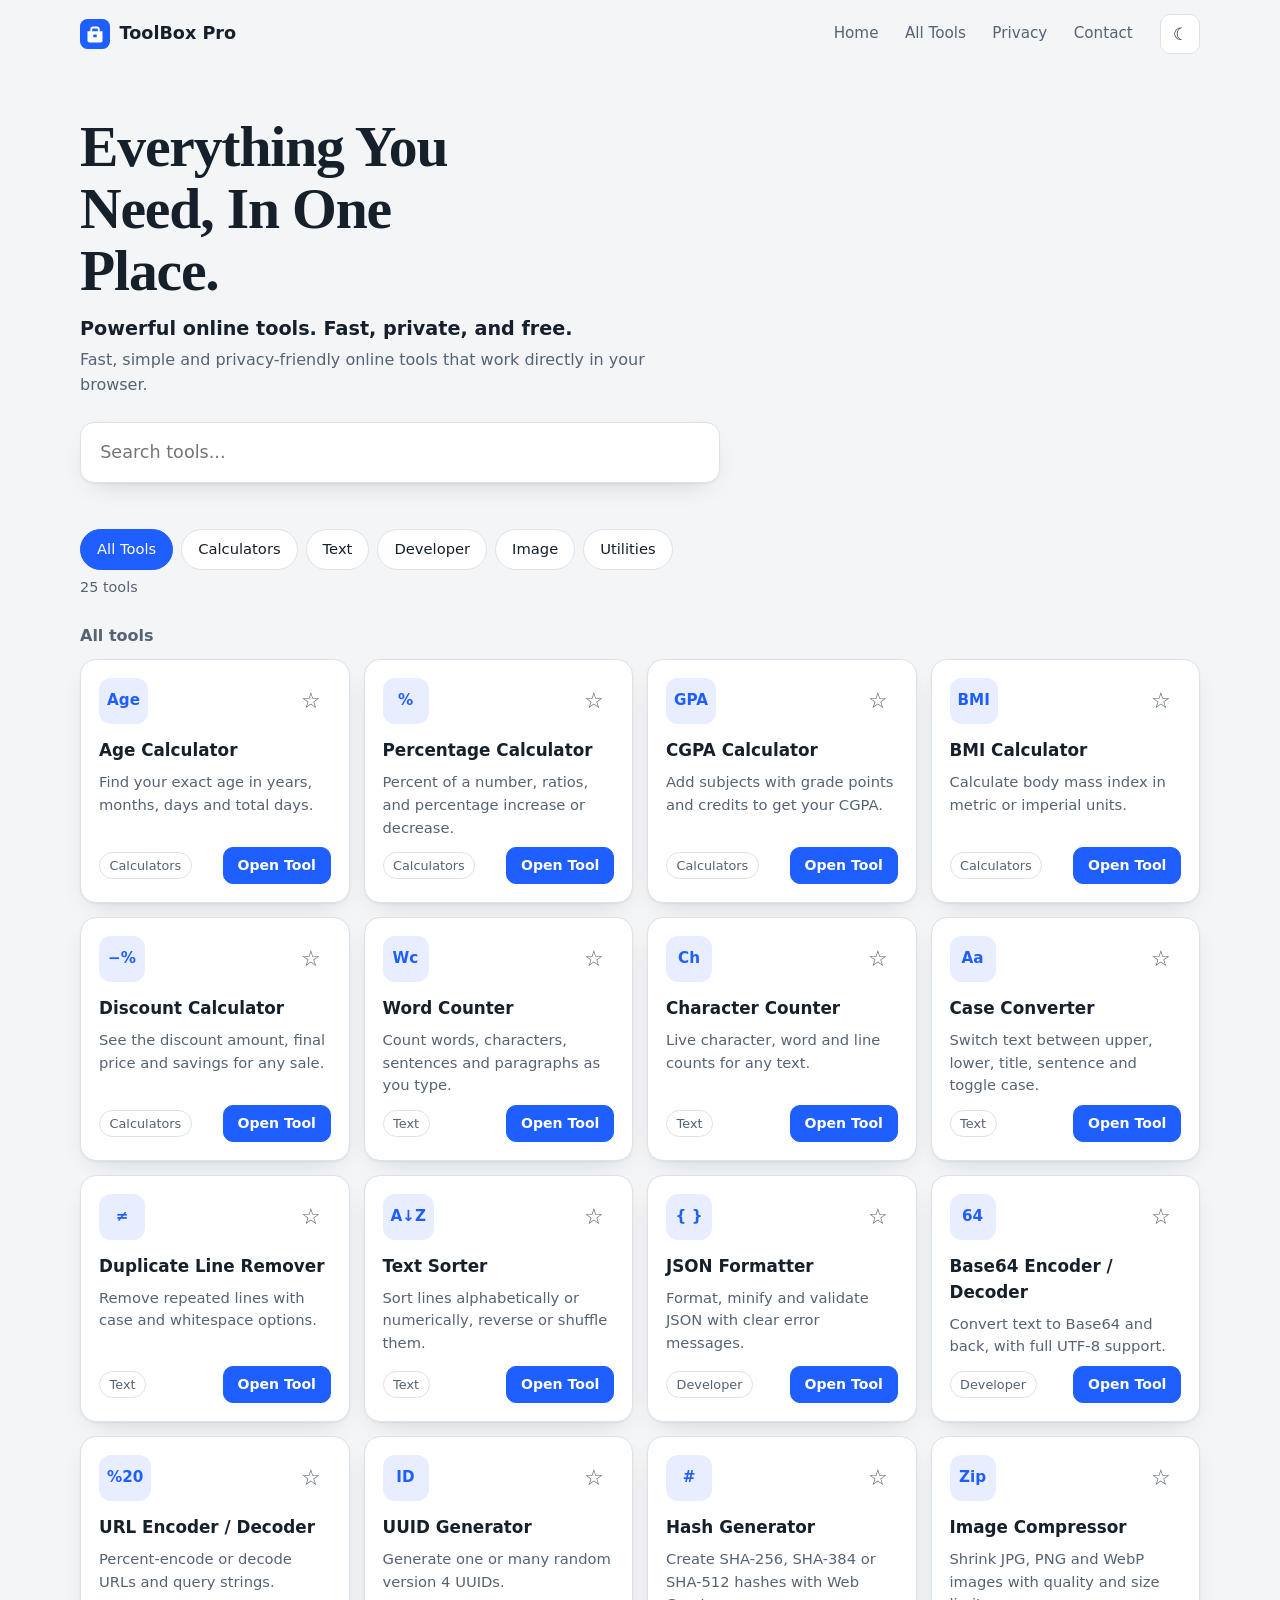
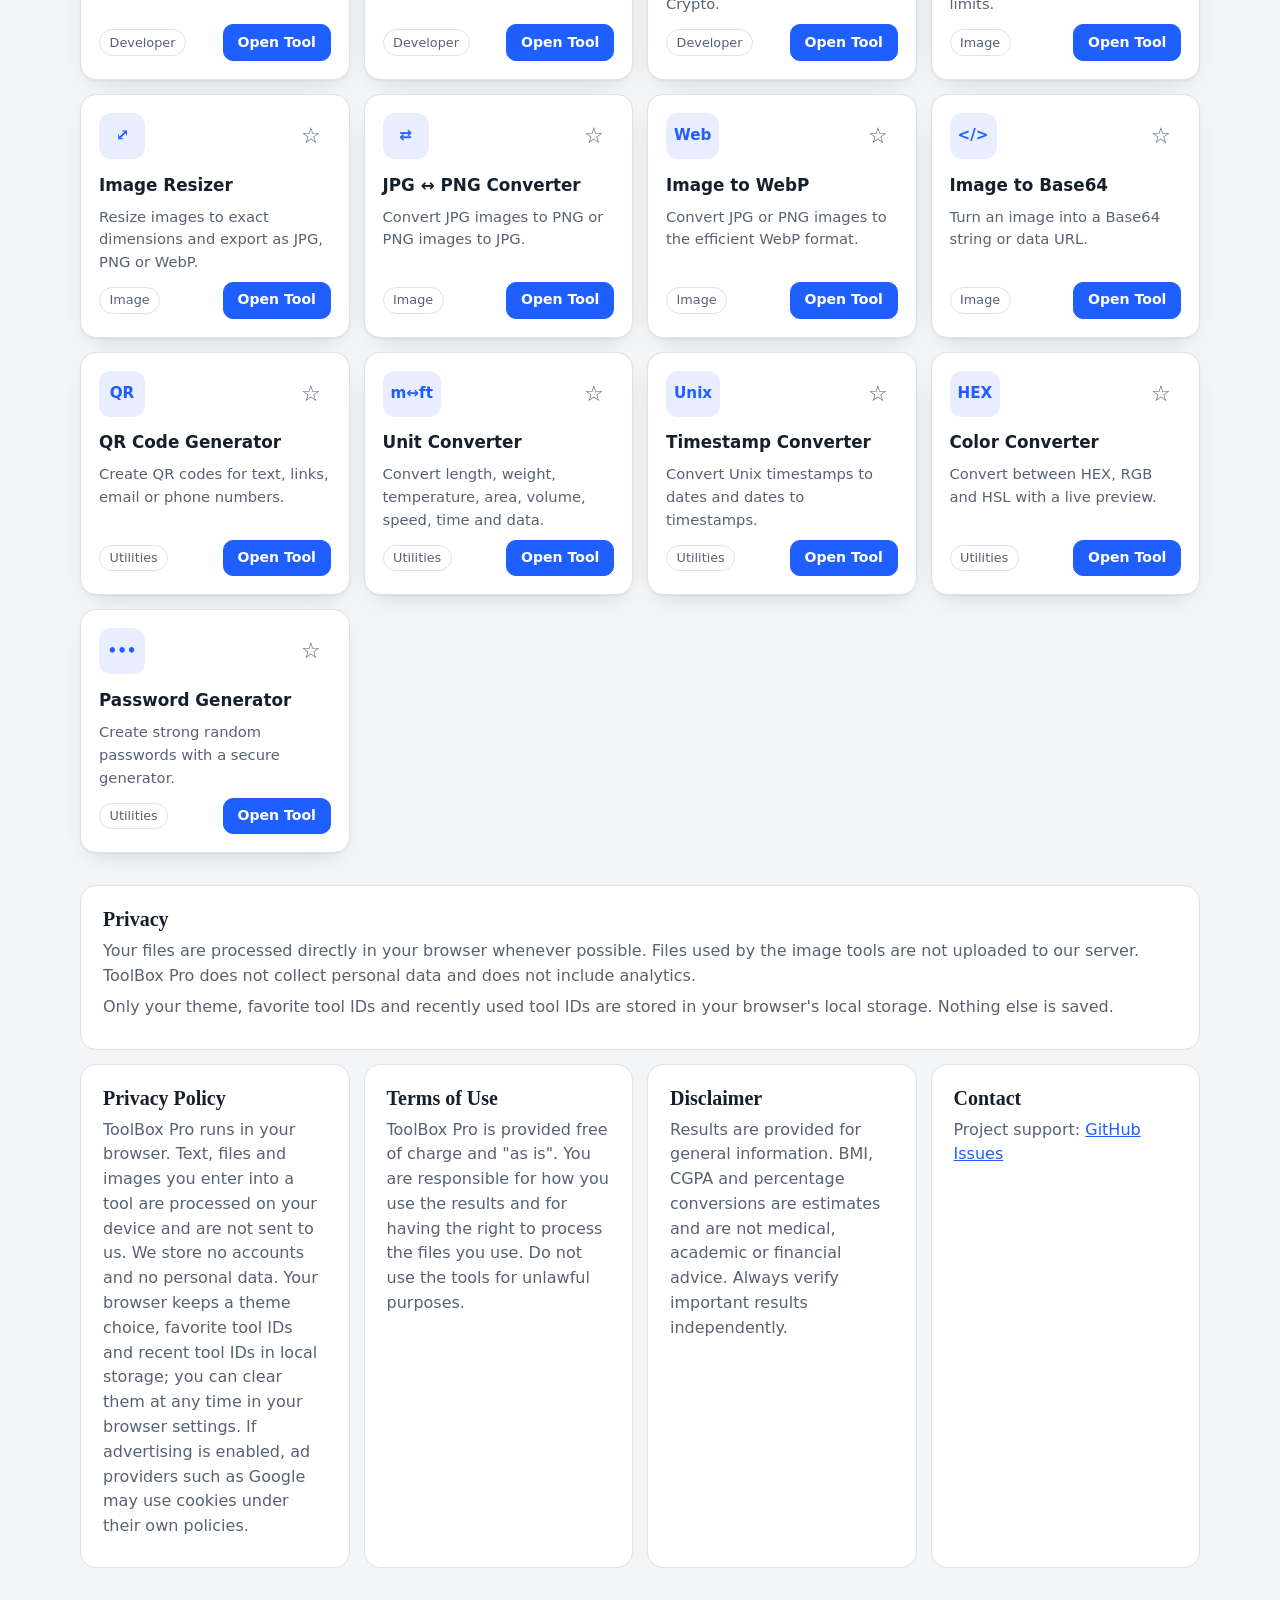
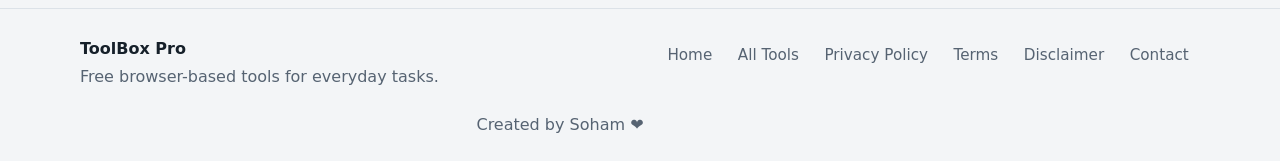
<file: index.html>
<!DOCTYPE html>
<html lang="en">
<head>
<meta charset="utf-8">
<meta name="viewport" content="width=device-width, initial-scale=1">
<title>ToolBox Pro - Free Online Tools That Run in Your Browser</title>
<meta name="description" content="ToolBox Pro is a collection of 25 free browser-based tools: calculators, text tools, developer utilities, image tools, QR codes and converters.">
<!-- CANONICAL PLACEHOLDER: replace with your real site URL -->
<link rel="canonical" href="https://s-kadam-9696.github.io/YouTube-videos-downloader-/">
<link rel="icon" href="assets/favicon.svg" type="image/svg+xml">
<meta property="og:type" content="website">
<meta property="og:title" content="ToolBox Pro - Free Online Tools">
<meta property="og:description" content="Fast, simple and privacy-friendly online tools that work directly in your browser.">
<meta property="og:url" content="https://s-kadam-9696.github.io/YouTube-videos-downloader-/">
<meta name="twitter:card" content="summary">
<meta name="twitter:title" content="ToolBox Pro - Free Online Tools">
<meta name="twitter:description" content="Fast, simple and privacy-friendly online tools that work directly in your browser.">
<script>try{var t=localStorage.getItem('tbp:theme');if(!t)t=matchMedia('(prefers-color-scheme: dark)').matches?'dark':'light';document.documentElement.dataset.theme=t}catch(e){document.documentElement.dataset.theme='light'}</script>
<!-- Google AdSense -->
<script async src="https://pagead2.googlesyndication.com/pagead/js/adsbygoogle.js?client=ca-pub-3776846934936900" crossorigin="anonymous"></script>
<link rel="stylesheet" href="style.css">
</head>
<body>
<a class="skip" href="#main">Skip to content</a>
<header class="top wrap">
  <a class="brand" href="#home"><img src="assets/favicon.svg" alt="" width="30" height="30"><span>ToolBox Pro</span></a>
  <nav aria-label="Main"><a href="#home">Home</a><a href="#tools">All Tools</a><a href="#privacy">Privacy</a><a href="#contact">Contact</a></nav>
  <button id="theme" class="icon-btn" type="button" aria-label="Switch to dark mode"></button>
</header>
<main id="main">
<section class="hero wrap" id="home">
  <h1>Everything You Need, In One Place.</h1>
  <p class="sub">Powerful online tools. Fast, private, and free.</p>
  <p class="lead">Fast, simple and privacy-friendly online tools that work directly in your browser.</p>
  <form class="search" role="search" onsubmit="return false">
    <label class="sr" for="q">Search tools</label>
    <input id="q" type="search" placeholder="Search tools..." autocomplete="off">
  </form>
</section>
<aside class="ad wrap" aria-label="Advertisement">
<ins class="adsbygoogle"
     style="display:block"
     data-ad-client="ca-pub-3776846934936900"
     data-ad-slot="8855628320"
     data-ad-format="auto"
     data-full-width-responsive="true"></ins>
<script>(adsbygoogle = window.adsbygoogle || []).push({});</script>
</aside>
<section class="wrap" id="tools" aria-labelledby="tools-h">
  <h2 id="tools-h" class="sr">All tools</h2>
  <div class="chips" id="chips" role="group" aria-label="Tool categories"></div>
  <p id="count" class="note" role="status" aria-live="polite"></p>
  <div id="favs-sec" hidden><h3 class="row-h">Favorites</h3><div class="grid" id="favs"></div></div>
  <div id="recent-sec" hidden><h3 class="row-h">Recently used</h3><div class="grid" id="recent"></div></div>
  <h3 class="row-h" id="all-h">All tools</h3>
  <div class="grid" id="grid"></div>
  <p id="empty" class="empty" hidden>No tools found</p>
</section>
<aside class="ad wrap" aria-label="Advertisement">
<ins class="adsbygoogle"
     style="display:block"
     data-ad-client="ca-pub-3776846934936900"
     data-ad-slot="8855628320"
     data-ad-format="auto"
     data-full-width-responsive="true"></ins>
<script>(adsbygoogle = window.adsbygoogle || []).push({});</script>
</aside>
<section class="wrap panel" id="privacy" aria-labelledby="privacy-h">
  <h2 id="privacy-h">Privacy</h2>
  <p>Your files are processed directly in your browser whenever possible. Files used by the image tools are not uploaded to our server. ToolBox Pro does not collect personal data and does not include analytics.</p>
  <p>Only your theme, favorite tool IDs and recently used tool IDs are stored in your browser's local storage. Nothing else is saved.</p>
</section>
<section class="wrap legal" aria-label="Legal information">
  <article id="privacy-policy"><h2>Privacy Policy</h2><p>ToolBox Pro runs in your browser. Text, files and images you enter into a tool are processed on your device and are not sent to us. We store no accounts and no personal data. Your browser keeps a theme choice, favorite tool IDs and recent tool IDs in local storage; you can clear them at any time in your browser settings. If advertising is enabled, ad providers such as Google may use cookies under their own policies.</p></article>
  <article id="terms"><h2>Terms of Use</h2><p>ToolBox Pro is provided free of charge and "as is". You are responsible for how you use the results and for having the right to process the files you use. Do not use the tools for unlawful purposes.</p></article>
  <article id="disclaimer"><h2>Disclaimer</h2><p>Results are provided for general information. BMI, CGPA and percentage conversions are estimates and are not medical, academic or financial advice. Always verify important results independently.</p></article>
  <article id="contact"><h2>Contact</h2><p>Project support: <a href="https://github.com/S-kadam-9696/YouTube-videos-downloader-/issues" target="_blank" rel="noopener noreferrer">GitHub Issues</a></p></article>
</section>
<aside class="ad wrap" aria-label="Advertisement">
<ins class="adsbygoogle"
     style="display:block"
     data-ad-client="ca-pub-3776846934936900"
     data-ad-slot="8855628320"
     data-ad-format="auto"
     data-full-width-responsive="true"></ins>
<script>(adsbygoogle = window.adsbygoogle || []).push({});</script>
</aside>
</main>
<footer class="foot">
  <div class="wrap foot-in">
    <div><strong>ToolBox Pro</strong><p>Free browser-based tools for everyday tasks.</p></div>
    <nav aria-label="Footer"><a href="#home">Home</a><a href="#tools">All Tools</a><a href="#privacy-policy">Privacy Policy</a><a href="#terms">Terms</a><a href="#disclaimer">Disclaimer</a><a href="#contact">Contact</a></nav>
  </div>
  <p class="wrap made">Created by Soham ❤️</p>
</footer>
<dialog id="dlg" aria-labelledby="dlg-title" aria-describedby="dlg-desc">
  <div class="dlg-in">
    <header class="dlg-h"><div><h2 id="dlg-title" tabindex="-1"></h2><p id="dlg-desc" class="note"></p></div>
    <button id="dlg-close" class="icon-btn" type="button" aria-label="Close tool">✕</button></header>
    <div id="dlg-body" class="dlg-b"></div>
  </div>
</dialog>
<div id="toasts" aria-live="polite"></div>
<script src="app.js"></script>
</body>
</html>
</file>
<file: style.css>
:root{--bg:#F3F5F7;--sf:#fff;--ink:#16202A;--mut:#566372;--ln:#DCE2E8;--ac:#1F5EFF;--ac2:#fff;--acs:#E8EEFF;--ok:#0E7A4E;--er:#B42318;--sh:0 1px 2px rgba(20,32,42,.05),0 10px 28px -14px rgba(20,32,42,.22);--serif:"Iowan Old Style","Palatino Linotype",Palatino,Georgia,serif;--sans:system-ui,-apple-system,"Segoe UI",Roboto,Helvetica,Arial,sans-serif;color-scheme:light}
[data-theme=dark]{--bg:#0E1319;--sf:#161D25;--ink:#E8EDF2;--mut:#98A5B3;--ln:#27323D;--ac:#6E9BFF;--ac2:#0B1220;--acs:#1B2740;--ok:#4CD29A;--er:#FF8A7A;--sh:0 1px 2px rgba(0,0,0,.3),0 10px 28px -14px rgba(0,0,0,.6);color-scheme:dark}
*{box-sizing:border-box}html{scroll-behavior:smooth;scroll-padding-top:70px;-webkit-text-size-adjust:100%}
body{margin:0;background:var(--bg);color:var(--ink);font:16px/1.55 var(--sans);overflow-x:hidden}
a{color:var(--ac)}img{max-width:100%}
:focus-visible{outline:2px solid var(--ac);outline-offset:2px}
.sr{position:absolute!important;width:1px;height:1px;overflow:hidden;clip:rect(0 0 0 0);white-space:nowrap}
.skip{position:absolute;left:8px;top:-60px;background:var(--ac);color:var(--ac2);padding:.5rem .8rem;border-radius:8px;z-index:50}.skip:focus{top:8px}
.wrap{width:min(1120px,100% - 40px);margin-inline:auto}
.top{display:flex;align-items:center;gap:1rem;padding:14px 0;flex-wrap:wrap}
.brand{display:flex;align-items:center;gap:.6rem;font-weight:700;font-size:1.1rem;color:var(--ink);text-decoration:none;margin-right:auto}
.top nav{display:flex;gap:.25rem}.top nav a,.foot nav a{color:var(--mut);text-decoration:none;padding:.4rem .7rem;border-radius:8px;font-size:.95rem}
.top nav a:hover,.foot nav a:hover{color:var(--ink);background:var(--sf)}
.icon-btn{width:40px;height:40px;border-radius:10px;border:1px solid var(--ln);background:var(--sf);color:var(--ink);cursor:pointer;font-size:1.05rem;transition:transform .15s,border-color .15s}
.icon-btn:hover{border-color:var(--ac)}
@media(max-width:560px){.top nav{order:3;width:100%;overflow-x:auto}}
.hero{padding:48px 0 28px;animation:rise .5s ease both}
h1{font:600 clamp(2.1rem,6vw,3.6rem)/1.08 var(--serif);letter-spacing:-.02em;margin:0 0 .7rem;max-width:16ch}
.sub{font-size:1.2rem;font-weight:600;margin:0 0 .3rem}.lead{color:var(--mut);margin:0 0 1.5rem;max-width:56ch}
.search input{width:100%;max-width:640px;font:inherit;font-size:1.1rem;padding:1rem 1.2rem;border-radius:14px;border:1px solid var(--ln);background:var(--sf);color:var(--ink);box-shadow:var(--sh)}
.search input:focus{outline:2px solid var(--ac);border-color:var(--ac)}
.ad:empty{display:none}.ad{margin-block:16px;text-align:center;min-height:0}
.chips{display:flex;gap:.5rem;flex-wrap:wrap;margin:18px 0 6px}
.chip{font:inherit;font-size:.92rem;padding:.5rem 1rem;border-radius:99px;border:1px solid var(--ln);background:var(--sf);color:var(--ink);cursor:pointer;transition:background .15s,border-color .15s}
.chip:hover{border-color:var(--ac)}.chip[aria-pressed=true]{background:var(--ac);color:var(--ac2);border-color:var(--ac)}
.note{color:var(--mut);font-size:.9rem;margin:.2rem 0}.row-h{font-size:1rem;margin:26px 0 10px;color:var(--mut);font-weight:600}
.grid{display:grid;grid-template-columns:repeat(auto-fill,minmax(min(100%,255px),1fr));gap:14px}
.grid.swap{animation:fade .25s ease}
.card{background:var(--sf);border:1px solid var(--ln);border-radius:16px;padding:18px;display:flex;flex-direction:column;gap:.5rem;cursor:pointer;box-shadow:var(--sh);transition:transform .18s,border-color .18s}
.card:hover{transform:translateY(-3px);border-color:var(--ac)}
.card h3{margin:.3rem 0 0;font-size:1.05rem}.card p{margin:0;color:var(--mut);font-size:.92rem;flex:1}
.card-top,.card-bot{display:flex;align-items:center;justify-content:space-between;gap:.5rem}
.ico{min-width:46px;height:46px;padding:0 8px;border-radius:12px;background:var(--acs);color:var(--ac);display:grid;place-items:center;font-weight:700;font-size:.95rem}
.fav{background:none;border:0;font-size:1.35rem;color:var(--mut);cursor:pointer;width:40px;height:40px;border-radius:10px}.fav.on{color:#E8A317}.fav:hover{background:var(--bg)}
.tag{font-size:.8rem;color:var(--mut);border:1px solid var(--ln);padding:.15rem .6rem;border-radius:99px}
.btn{font:inherit;font-size:.95rem;font-weight:600;padding:.6rem 1.05rem;border-radius:10px;border:1px solid var(--ln);background:var(--sf);color:var(--ink);cursor:pointer;transition:transform .12s,border-color .15s,background .15s;min-height:42px}
.btn:hover{border-color:var(--ac);transform:translateY(-1px)}.btn:active{transform:none}
.btn.pri,.btn.sm{background:var(--ac);color:var(--ac2);border-color:var(--ac)}.btn.sm{padding:.4rem .85rem;min-height:36px;font-size:.88rem}
.btn.ghost{background:none}.btn:disabled{opacity:.5;cursor:not-allowed}
.empty{text-align:center;color:var(--mut);padding:40px 0;font-size:1.1rem}
.panel,.legal article{background:var(--sf);border:1px solid var(--ln);border-radius:16px;padding:22px;margin-top:32px}
.legal{display:grid;grid-template-columns:repeat(auto-fit,minmax(min(100%,250px),1fr));gap:14px;margin-top:14px}.legal article{margin:0}
.panel h2,.legal h2{margin:0 0 .5rem;font:600 1.25rem var(--serif)}.panel p,.legal p{margin:.4rem 0;color:var(--mut)}
.foot{border-top:1px solid var(--ln);margin-top:40px;padding:28px 0 20px}
.foot-in{display:flex;justify-content:space-between;gap:1.5rem;flex-wrap:wrap}.foot p{margin:.2rem 0;color:var(--mut)}.foot nav{display:flex;flex-wrap:wrap;gap:.2rem}
.made{text-align:center;margin-top:20px!important}
dialog{border:1px solid var(--ln);padding:0;width:min(720px,100vw - 16px);max-height:calc(100dvh - 16px);border-radius:18px;background:var(--sf);color:var(--ink);box-shadow:0 30px 80px -20px rgba(0,0,0,.5);overflow:hidden}
dialog::backdrop{background:rgba(8,12,18,.6)}
dialog[open]{animation:pop .22s ease}dialog.closing{animation:out .16s ease forwards}
.dlg-in{display:flex;flex-direction:column;max-height:calc(100dvh - 18px)}
.dlg-h{display:flex;justify-content:space-between;gap:1rem;padding:18px 20px 12px;border-bottom:1px solid var(--ln)}
.dlg-h h2{margin:0;font:600 1.4rem var(--serif)}.dlg-h h2:focus{outline:none}
.dlg-b{padding:18px 20px 24px;overflow:auto;display:grid;gap:14px;align-content:start}
.f{display:grid;gap:.35rem;font-size:.92rem;font-weight:600}.f>span{color:var(--mut)}
input,select,textarea{font:inherit;font-weight:400;width:100%;padding:.65rem .8rem;border-radius:10px;border:1px solid var(--ln);background:var(--bg);color:var(--ink);min-height:44px}
input[type=checkbox]{width:auto;min-height:0;accent-color:var(--ac)}input[type=range]{padding:0;min-height:32px;accent-color:var(--ac)}input[type=color]{padding:2px;height:44px}
textarea{resize:vertical;font-family:ui-monospace,SFMono-Regular,Menlo,Consolas,monospace;font-size:.9rem}
.opts{display:flex;flex-wrap:wrap;gap:.6rem 1.2rem}.opts label{display:flex;gap:.45rem;align-items:center;font-size:.92rem}
.two{display:grid;grid-template-columns:1fr 1fr;gap:12px}@media(max-width:480px){.two{grid-template-columns:1fr}}
.acts{display:flex;flex-wrap:wrap;gap:.5rem}
.rows{display:grid;gap:.5rem}.row{display:grid;grid-template-columns:2fr 1fr 1fr auto;gap:.5rem}
@media(max-width:520px){.row{grid-template-columns:1fr 1fr}.row>:first-child,.row>button{grid-column:1/-1}}
.stats{display:grid;grid-template-columns:repeat(auto-fit,minmax(130px,1fr));gap:.6rem}
.stat{background:var(--bg);border-radius:12px;padding:.7rem .9rem;display:grid;gap:.1rem;overflow-wrap:anywhere}.stat span{font-size:.8rem;color:var(--mut)}.stat strong{font-size:1.15rem}
.big{font:600 1.5rem var(--serif);overflow-wrap:anywhere}.msg{margin:0;color:var(--er);font-size:.92rem;min-height:1.2em}.msg.ok{color:var(--ok)}
.drop{display:grid;gap:.2rem;justify-items:center;text-align:center;border:2px dashed var(--ln);border-radius:14px;padding:26px 14px;cursor:pointer;transition:border-color .15s,background .15s}
.drop:hover,.drop.over,.drop:focus-within{border-color:var(--ac);background:var(--acs)}.drop span{color:var(--mut);font-size:.9rem}
.prev{max-width:100%;max-height:320px;object-fit:contain;border-radius:12px;background:repeating-conic-gradient(var(--bg) 0 25%,var(--sf) 0 50%) 0 0/16px 16px;border:1px solid var(--ln);justify-self:center}
canvas.qr{max-width:100%;height:auto;background:#fff;border-radius:12px;border:1px solid var(--ln);justify-self:center}
.rng{display:flex;gap:.7rem;align-items:center}.rng output{min-width:3.2rem;font-weight:600}
.swatch{height:64px;border-radius:12px;border:1px solid var(--ln)}
.meter{height:8px;border-radius:9px;background:var(--bg);overflow:hidden}.meter i{display:block;height:100%;background:var(--ac);transition:width .25s}
.pw{font:600 1.1rem ui-monospace,Menlo,Consolas,monospace;overflow-wrap:anywhere;background:var(--bg);padding:.8rem;border-radius:10px}
#toasts{position:fixed;bottom:16px;left:50%;transform:translateX(-50%);display:grid;gap:.5rem;z-index:100;pointer-events:none;width:min(420px,100% - 24px)}
.toast{background:var(--ink);color:var(--bg);padding:.7rem 1rem;border-radius:12px;font-size:.92rem;box-shadow:var(--sh);animation:rise .25s ease}.toast.err{background:var(--er);color:#fff}[data-theme=dark] .toast.err{color:#1a0a08}.toast.out{opacity:0;transition:opacity .25s}
@keyframes rise{from{opacity:0;transform:translateY(10px)}}@keyframes fade{from{opacity:0}}
@keyframes pop{from{opacity:0;transform:translateY(14px) scale(.98)}}@keyframes out{to{opacity:0;transform:translateY(10px) scale(.98)}}
@media(prefers-reduced-motion:reduce){*,*::before,*::after{animation-duration:.01ms!important;animation-iteration-count:1!important;transition-duration:.01ms!important;scroll-behavior:auto!important}}
</file>
